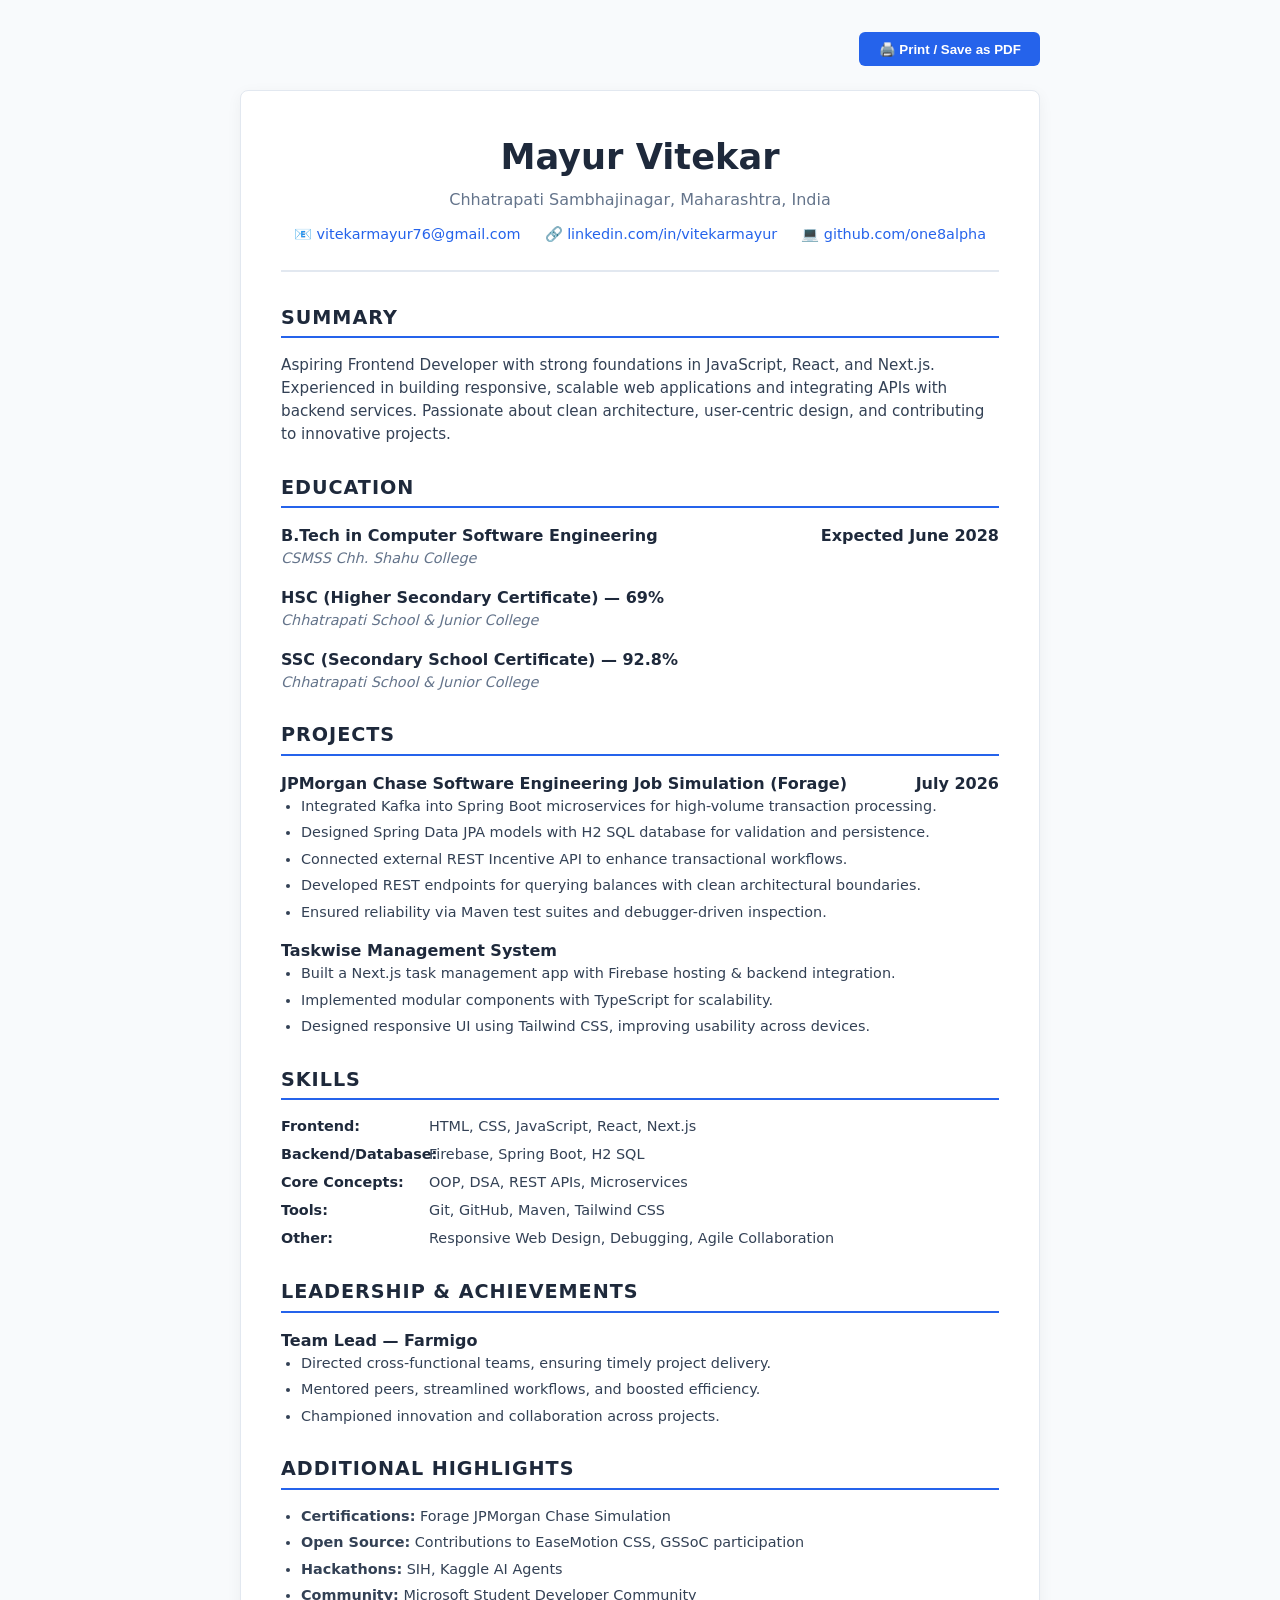
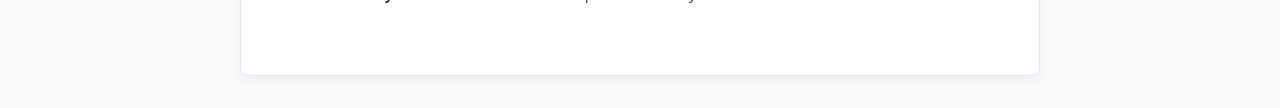
<file: assets/Mayur_Vitekar_Resume.html>
<!DOCTYPE html>
<html lang="en">
<head>
  <meta charset="UTF-8">
  <meta name="viewport" content="width=device-width, initial-scale=1.0">
  <title>Mayur Vitekar - Resume</title>
  <style>
    :root {
      --primary: #1e293b;
      --accent: #2563eb;
      --text: #334155;
      --text-light: #64748b;
      --border: #e2e8f0;
    }
    * { box-sizing: border-box; margin: 0; padding: 0; }
    body {
      font-family: 'Segoe UI', system-ui, -apple-system, sans-serif;
      color: var(--text);
      line-height: 1.5;
      background: #f8fafc;
      padding: 2rem 1rem;
    }
    .resume-card {
      max-width: 800px;
      margin: 0 auto;
      background: #ffffff;
      padding: 2.5rem;
      border-radius: 8px;
      box-shadow: 0 4px 15px rgba(0,0,0,0.05);
      border: 1px solid var(--border);
    }
    .header { text-align: center; margin-bottom: 2rem; border-bottom: 2px solid var(--border); padding-bottom: 1.5rem; }
    .name { font-size: 2.2rem; font-weight: 700; color: var(--primary); margin-bottom: 0.25rem; }
    .subtitle { font-size: 1rem; color: var(--text-light); margin-bottom: 0.75rem; }
    .contact-info { display: flex; justify-content: center; gap: 1.5rem; flex-wrap: wrap; font-size: 0.9rem; }
    .contact-info a { color: var(--accent); text-decoration: none; }
    
    .section { margin-bottom: 1.75rem; }
    .section-title {
      font-size: 1.2rem;
      font-weight: 700;
      color: var(--primary);
      text-transform: uppercase;
      letter-spacing: 0.05em;
      border-bottom: 2px solid var(--accent);
      padding-bottom: 0.25rem;
      margin-bottom: 1rem;
    }
    
    .summary-text { font-size: 0.95rem; }
    
    .item { margin-bottom: 1rem; }
    .item-header { display: flex; justify-content: space-between; align-items: baseline; font-weight: 600; font-size: 1rem; color: var(--primary); }
    .item-sub { font-size: 0.9rem; color: var(--text-light); font-style: italic; margin-bottom: 0.35rem; }
    
    ul { padding-left: 1.25rem; font-size: 0.9rem; }
    li { margin-bottom: 0.3rem; }
    
    .skills-group { display: grid; grid-template-columns: 140px 1fr; gap: 0.5rem; font-size: 0.9rem; margin-bottom: 0.4rem; }
    .skills-label { font-weight: 600; color: var(--primary); }
    
    .actions-bar {
      max-width: 800px;
      margin: 0 auto 1.5rem auto;
      display: flex;
      justify-content: flex-end;
      gap: 1rem;
    }
    .btn-print {
      background: var(--accent);
      color: #fff;
      border: none;
      padding: 0.6rem 1.2rem;
      border-radius: 6px;
      font-weight: 600;
      cursor: pointer;
    }
    .btn-print:hover { opacity: 0.9; }

    @media print {
      body { background: #fff; padding: 0; }
      .resume-card { box-shadow: none; border: none; padding: 0; }
      .actions-bar { display: none; }
    }
  </style>
</head>
<body>
  <div class="actions-bar">
    <button class="btn-print" onclick="window.print()">🖨️ Print / Save as PDF</button>
  </div>

  <div class="resume-card">
    <header class="header">
      <h1 class="name">Mayur Vitekar</h1>
      <p class="subtitle">Chhatrapati Sambhajinagar, Maharashtra, India</p>
      <div class="contact-info">
        <span>📧 <a href="mailto:vitekarmayur76@gmail.com">vitekarmayur76@gmail.com</a></span>
        <span>🔗 <a href="https://linkedin.com/in/vitekarmayur" target="_blank">linkedin.com/in/vitekarmayur</a></span>
        <span>💻 <a href="https://github.com/one8alpha" target="_blank">github.com/one8alpha</a></span>
      </div>
    </header>

    <section class="section">
      <h2 class="section-title">Summary</h2>
      <p class="summary-text">
        Aspiring Frontend Developer with strong foundations in JavaScript, React, and Next.js. Experienced in building responsive, scalable web applications and integrating APIs with backend services. Passionate about clean architecture, user-centric design, and contributing to innovative projects.
      </p>
    </section>

    <section class="section">
      <h2 class="section-title">Education</h2>
      <div class="item">
        <div class="item-header">
          <span>B.Tech in Computer Software Engineering</span>
          <span>Expected June 2028</span>
        </div>
        <div class="item-sub">CSMSS Chh. Shahu College</div>
      </div>
      <div class="item">
        <div class="item-header">
          <span>HSC (Higher Secondary Certificate) — 69%</span>
        </div>
        <div class="item-sub">Chhatrapati School & Junior College</div>
      </div>
      <div class="item">
        <div class="item-header">
          <span>SSC (Secondary School Certificate) — 92.8%</span>
        </div>
        <div class="item-sub">Chhatrapati School & Junior College</div>
      </div>
    </section>

    <section class="section">
      <h2 class="section-title">Projects</h2>
      
      <div class="item">
        <div class="item-header">
          <span>JPMorgan Chase Software Engineering Job Simulation (Forage)</span>
          <span>July 2026</span>
        </div>
        <ul>
          <li>Integrated Kafka into Spring Boot microservices for high-volume transaction processing.</li>
          <li>Designed Spring Data JPA models with H2 SQL database for validation and persistence.</li>
          <li>Connected external REST Incentive API to enhance transactional workflows.</li>
          <li>Developed REST endpoints for querying balances with clean architectural boundaries.</li>
          <li>Ensured reliability via Maven test suites and debugger-driven inspection.</li>
        </ul>
      </div>

      <div class="item">
        <div class="item-header">
          <span>Taskwise Management System</span>
        </div>
        <ul>
          <li>Built a Next.js task management app with Firebase hosting & backend integration.</li>
          <li>Implemented modular components with TypeScript for scalability.</li>
          <li>Designed responsive UI using Tailwind CSS, improving usability across devices.</li>
        </ul>
      </div>
    </section>

    <section class="section">
      <h2 class="section-title">Skills</h2>
      <div class="skills-group">
        <span class="skills-label">Frontend:</span>
        <span>HTML, CSS, JavaScript, React, Next.js</span>
      </div>
      <div class="skills-group">
        <span class="skills-label">Backend/Database:</span>
        <span>Firebase, Spring Boot, H2 SQL</span>
      </div>
      <div class="skills-group">
        <span class="skills-label">Core Concepts:</span>
        <span>OOP, DSA, REST APIs, Microservices</span>
      </div>
      <div class="skills-group">
        <span class="skills-label">Tools:</span>
        <span>Git, GitHub, Maven, Tailwind CSS</span>
      </div>
      <div class="skills-group">
        <span class="skills-label">Other:</span>
        <span>Responsive Web Design, Debugging, Agile Collaboration</span>
      </div>
    </section>

    <section class="section">
      <h2 class="section-title">Leadership & Achievements</h2>
      <div class="item">
        <div class="item-header">
          <span>Team Lead — Farmigo</span>
        </div>
        <ul>
          <li>Directed cross-functional teams, ensuring timely project delivery.</li>
          <li>Mentored peers, streamlined workflows, and boosted efficiency.</li>
          <li>Championed innovation and collaboration across projects.</li>
        </ul>
      </div>
    </section>

    <section class="section">
      <h2 class="section-title">Additional Highlights</h2>
      <ul>
        <li><strong>Certifications:</strong> Forage JPMorgan Chase Simulation</li>
        <li><strong>Open Source:</strong> Contributions to EaseMotion CSS, GSSoC participation</li>
        <li><strong>Hackathons:</strong> SIH, Kaggle AI Agents</li>
        <li><strong>Community:</strong> Microsoft Student Developer Community</li>
      </ul>
    </section>
  </div>
</body>
</html>
</file>
